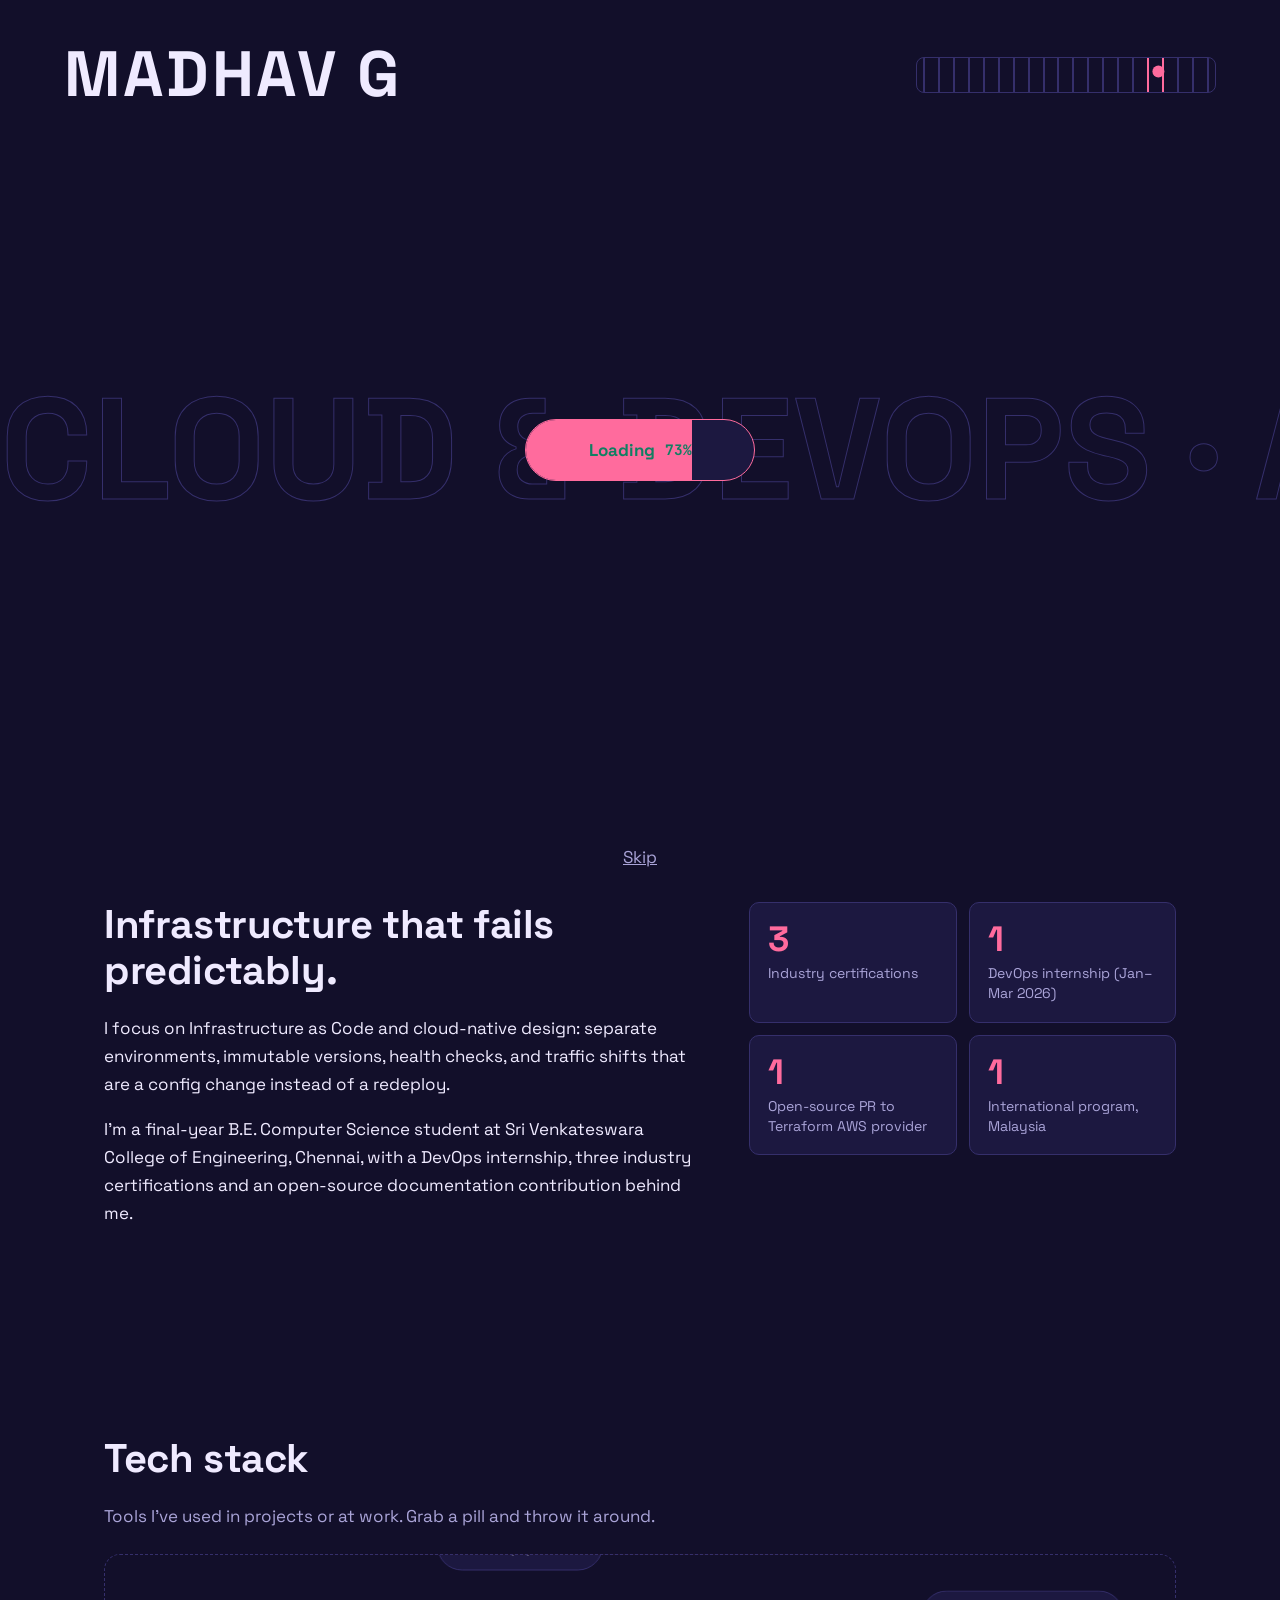
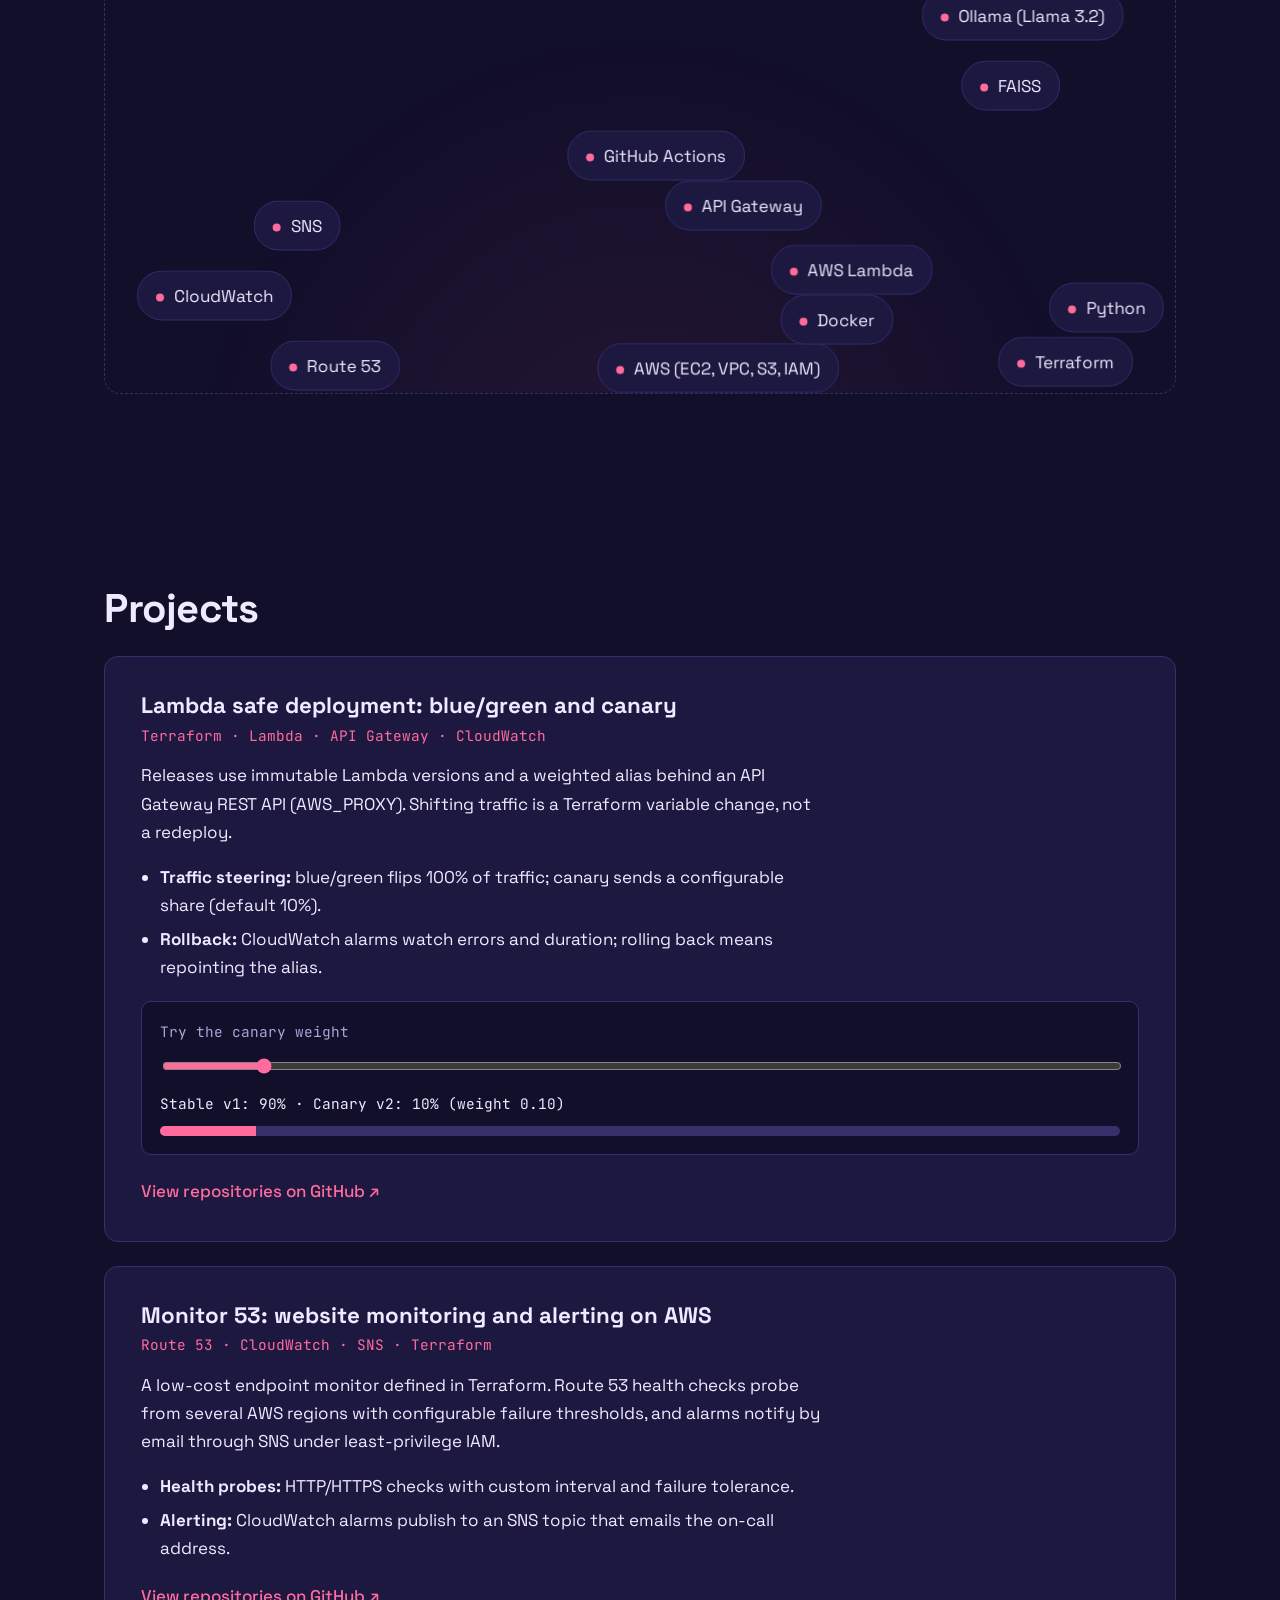
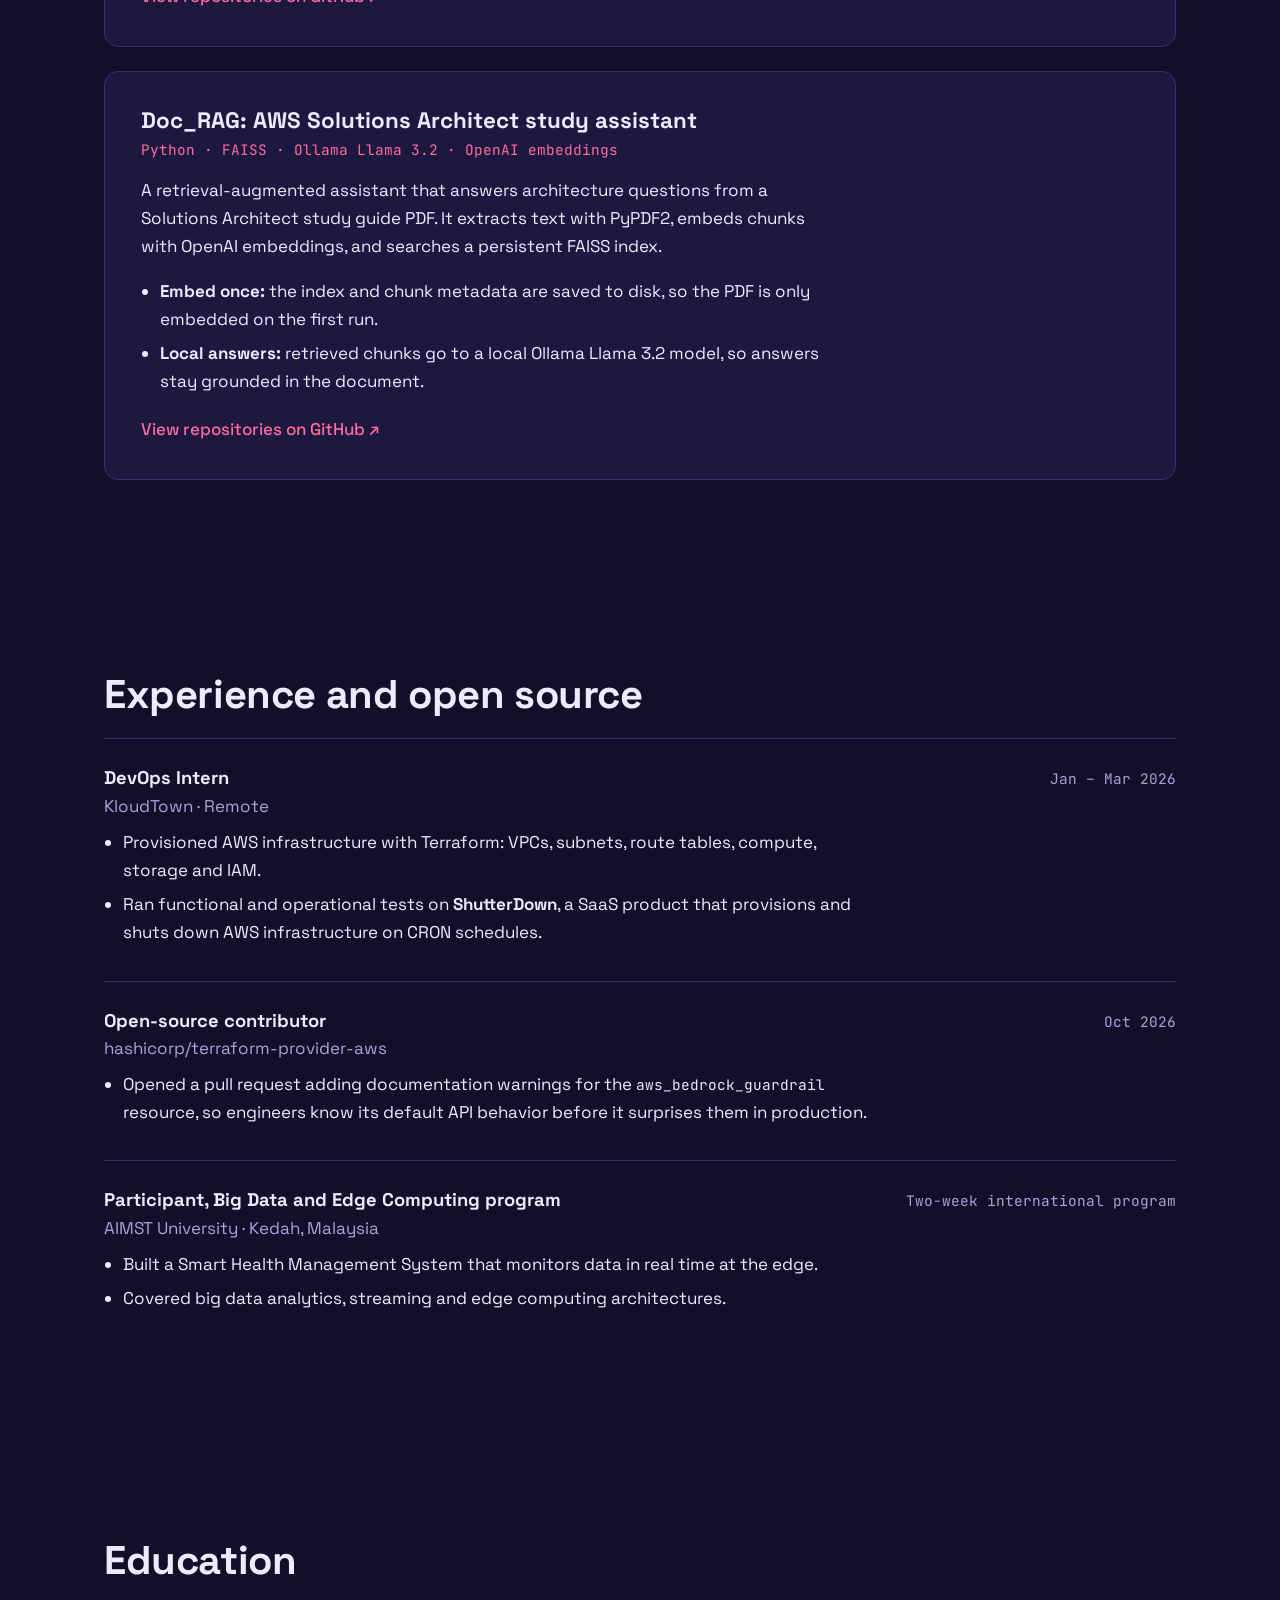
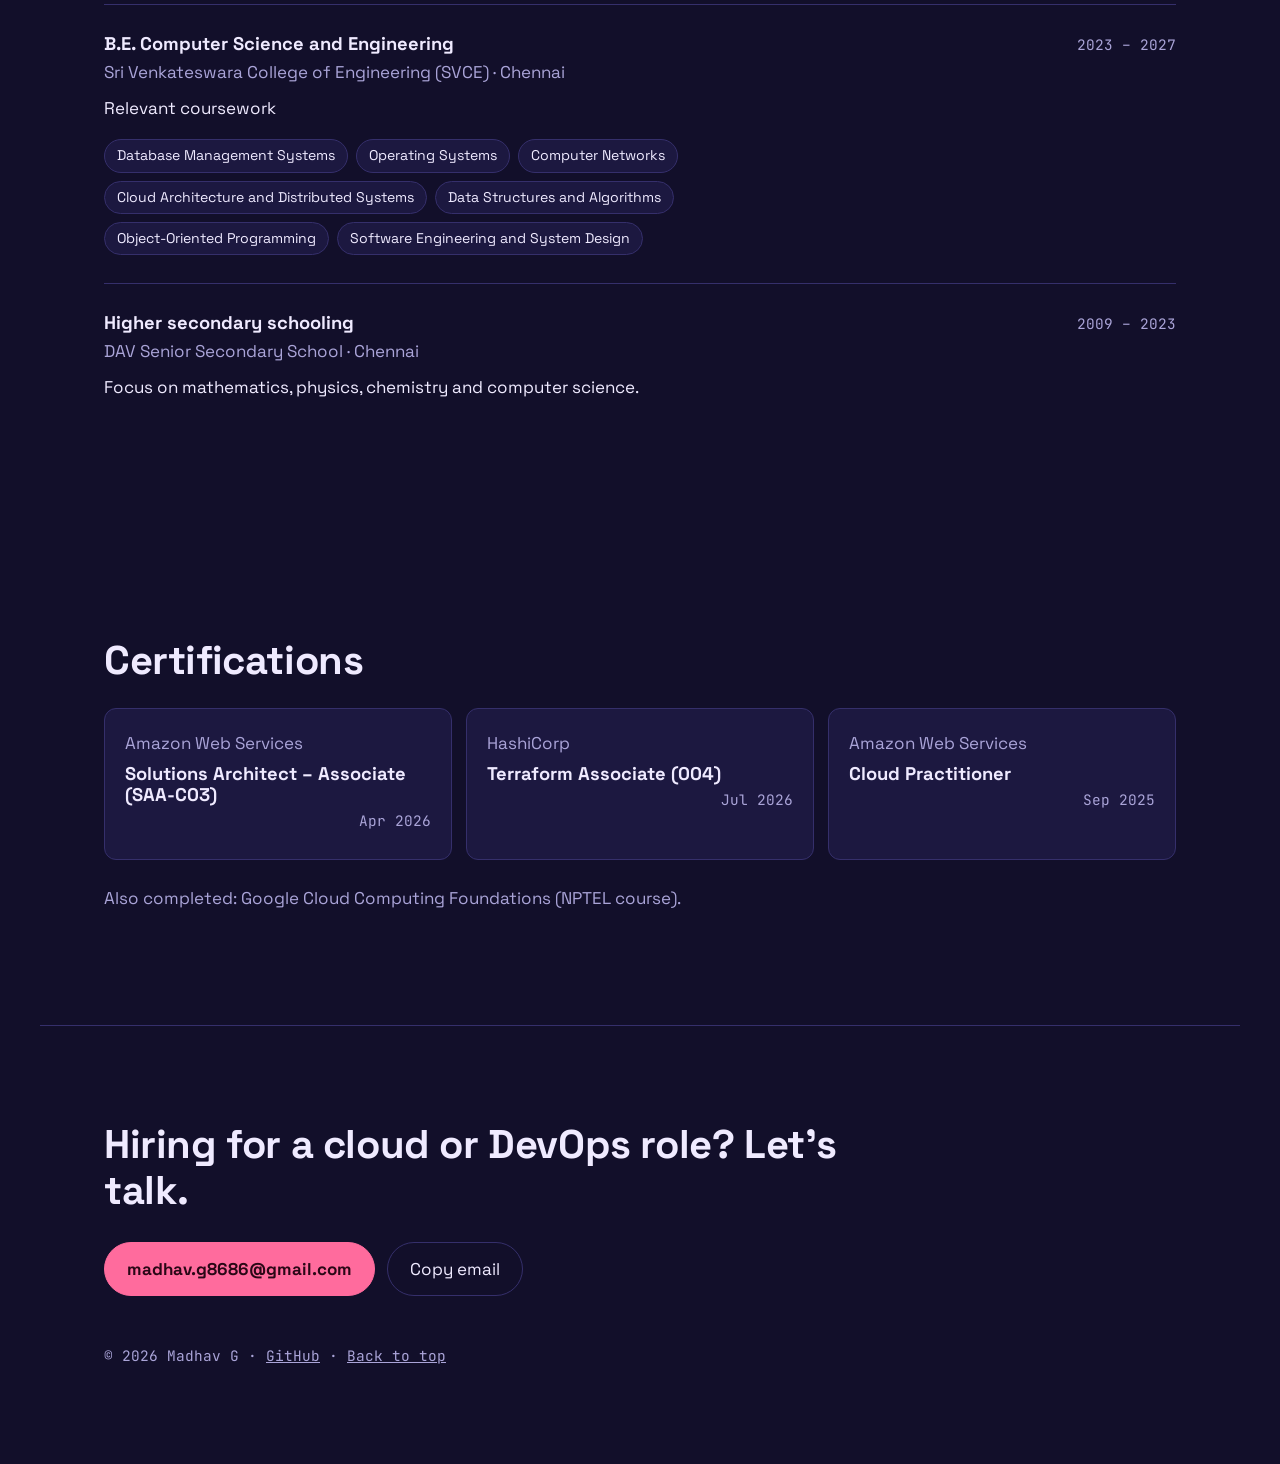
<file: index.html>
<!DOCTYPE html>
<html lang="en">
<head>
<meta charset="UTF-8">
<meta name="viewport" content="width=device-width, initial-scale=1">
<title>Madhav G — Cloud &amp; DevOps Engineer (Fresher) | AWS · Terraform · Python</title>
<meta name="description" content="Portfolio of Madhav G, final-year CSE student and DevOps intern graduate focused on AWS, Terraform, serverless systems and RAG pipelines.">
<meta name="author" content="Madhav G">
<meta property="og:type" content="website">
<meta property="og:title" content="Madhav G — Cloud &amp; DevOps Engineer">
<meta property="og:description" content="AWS, Terraform and serverless projects by a final-year CSE student.">
<meta property="og:url" content="https://madhavg8686.github.io/Portfolio">
<link rel="preconnect" href="https://fonts.googleapis.com">
<link rel="preconnect" href="https://fonts.gstatic.com" crossorigin>
<link rel="stylesheet" href="https://fonts.googleapis.com/css2?family=Space+Grotesk:wght@400;500;700&family=JetBrains+Mono:wght@400;600&display=swap">
<link rel="stylesheet" href="style.css">
<script>
  document.documentElement.classList.add('js');
  try { if (!matchMedia('(prefers-reduced-motion: reduce)').matches) document.documentElement.classList.add('is-loading'); } catch (e) {}
</script>
</head>
<body>
<a class="skip" href="#about">Skip to content</a>

<div class="loader" id="loader" aria-hidden="true">
  <div class="loader-head">
    <span class="loader-name">MADHAV G</span>
    <div class="game" id="game"><div class="game-lines" id="game-lines"></div><i class="game-ball"></i></div>
  </div>
  <div class="loader-marquee"><span>CLOUD &amp; DEVOPS · AWS &amp; TERRAFORM · SERVERLESS · PYTHON · CLOUD &amp; DEVOPS · AWS &amp; TERRAFORM · SERVERLESS · PYTHON · </span></div>
  <div class="loader-pill" id="loader-pill"><span class="loader-fill" id="loader-fill"></span><span class="loader-label"><span>Loading</span> <b class="mono" id="loader-pct">0%</b></span></div>
  <button type="button" class="loader-skip" id="loader-skip">Skip</button>
</div>

<div class="cursor" id="cursor" aria-hidden="true"></div>
<div class="follower" id="follower" aria-hidden="true"></div>

<div class="droid" id="droid" aria-hidden="true">
  <div class="droid-bubble" id="droid-bubble">Cloud Sentinel online · 99.99% OK</div>
  <div class="droid-body" id="droid-body">
    <div class="droid-halo"></div>
    <div class="droid-antenna"><i></i></div>
    <div class="droid-head"><b class="ear l"></b><b class="ear r"></b>
      <div class="visor"><div class="droid-eye"><i></i></div><div class="droid-eye"><i></i></div></div>
    </div>
    <div class="droid-torso"><span>AWS</span></div>
    <div class="droid-flame" id="droid-flame"></div>
  </div>
</div>

<header class="site-header">
  <a href="#top" class="logo">Madhav G</a>
  <nav aria-label="Primary">
    <ul>
      <li><a href="#about">About</a></li>
      <li><a href="#stack">Stack</a></li>
      <li><a href="#work">Projects</a></li>
      <li><a href="#experience">Experience</a></li>
      <li><a href="#education">Education</a></li>
      <li><a href="#certifications">Certifications</a></li>
      <li><a href="#contact" class="pill">Contact</a></li>
    </ul>
  </nav>
</header>

<main id="top">
  <section class="hero" id="hero">
    <p class="status"><span class="dot"></span>Open to cloud and DevOps roles · <span class="mono" id="clock">Chennai, IST</span></p>
    <h1>I build AWS infrastructure that stays up, and can be rolled back in seconds.</h1>
    <p class="lead">I'm <strong>Madhav G</strong>, a final-year Computer Science student at SVCE Chennai. I write Terraform for AWS, ship serverless releases with canary and blue/green traffic shifting, and I'm interested in SRE and MLOps.</p>
    <div class="actions">
      <a href="#work" class="btn primary">See my projects</a>
      <a href="https://github.com/madhavg8686" target="_blank" rel="noopener noreferrer" class="btn">GitHub profile<span class="sr"> (opens in new tab)</span></a>
    </div>
  </section>

  <div class="strip" aria-hidden="true"><div class="strip-track">
    <span>AWS</span><span>Terraform</span><span>Docker</span><span>Python</span><span>Serverless</span><span>CI/CD</span><span>Route 53</span><span>RAG</span><span>Blue/green &amp; canary</span>
    <span>AWS</span><span>Terraform</span><span>Docker</span><span>Python</span><span>Serverless</span><span>CI/CD</span><span>Route 53</span><span>RAG</span><span>Blue/green &amp; canary</span>
  </div></div>

  <section class="section about" id="about">
    <div>
      <h2>Infrastructure that fails predictably.</h2>
      <p>I focus on Infrastructure as Code and cloud-native design: separate environments, immutable versions, health checks, and traffic shifts that are a config change instead of a redeploy.</p>
      <p>I'm a final-year B.E. Computer Science student at Sri Venkateswara College of Engineering, Chennai, with a DevOps internship, three industry certifications and an open-source documentation contribution behind me.</p>
    </div>
    <dl class="facts">
      <div><dt>3</dt><dd>Industry certifications</dd></div>
      <div><dt>1</dt><dd>DevOps internship (Jan–Mar 2026)</dd></div>
      <div><dt>1</dt><dd>Open-source PR to Terraform AWS provider</dd></div>
      <div><dt>1</dt><dd>International program, Malaysia</dd></div>
    </dl>
  </section>

  <section class="section" id="stack">
    <h2>Tech stack</h2>
    <p class="sub">Tools I've used in projects or at work. Grab a pill and throw it around.</p>
    <div class="arena" id="arena">
      <span class="tp">AWS (EC2, VPC, S3, IAM)</span><span class="tp">Terraform</span><span class="tp">Python</span><span class="tp">Docker</span><span class="tp">AWS Lambda</span><span class="tp">API Gateway</span><span class="tp">Route 53</span><span class="tp">CloudWatch</span><span class="tp">SNS</span><span class="tp">GitHub Actions</span><span class="tp">FAISS</span><span class="tp">Ollama (Llama 3.2)</span><span class="tp">RAG pipelines</span><span class="tp">SQL</span>
    </div>
  </section>

  <section class="section" id="work">
    <h2>Projects</h2>
    <!-- Replace each repo link below with the specific repository URL. -->
    <article class="card">
      <h3>Lambda safe deployment: blue/green and canary</h3>
      <p class="tags mono">Terraform · Lambda · API Gateway · CloudWatch</p>
      <p>Releases use immutable Lambda versions and a weighted alias behind an API Gateway REST API (AWS_PROXY). Shifting traffic is a Terraform variable change, not a redeploy.</p>
      <ul>
        <li><strong>Traffic steering:</strong> blue/green flips 100% of traffic; canary sends a configurable share (default 10%).</li>
        <li><strong>Rollback:</strong> CloudWatch alarms watch errors and duration; rolling back means repointing the alias.</li>
      </ul>
      <div class="lab">
        <label for="canary" class="mono">Try the canary weight</label>
        <input type="range" id="canary" min="0" max="100" step="5" value="10" aria-describedby="canary-out">
        <p id="canary-out" class="mono" aria-live="polite"></p>
        <div class="split" aria-hidden="true"><i id="split-v2"></i></div>
      </div>
      <a class="link" href="https://github.com/madhavg8686?tab=repositories" target="_blank" rel="noopener noreferrer">View repositories on GitHub<span class="sr"> (opens in new tab)</span> ↗</a>
    </article>

    <article class="card">
      <h3>Monitor 53: website monitoring and alerting on AWS</h3>
      <p class="tags mono">Route 53 · CloudWatch · SNS · Terraform</p>
      <p>A low-cost endpoint monitor defined in Terraform. Route 53 health checks probe from several AWS regions with configurable failure thresholds, and alarms notify by email through SNS under least-privilege IAM.</p>
      <ul>
        <li><strong>Health probes:</strong> HTTP/HTTPS checks with custom interval and failure tolerance.</li>
        <li><strong>Alerting:</strong> CloudWatch alarms publish to an SNS topic that emails the on-call address.</li>
      </ul>
      <a class="link" href="https://github.com/madhavg8686?tab=repositories" target="_blank" rel="noopener noreferrer">View repositories on GitHub<span class="sr"> (opens in new tab)</span> ↗</a>
    </article>

    <article class="card">
      <h3>Doc_RAG: AWS Solutions Architect study assistant</h3>
      <p class="tags mono">Python · FAISS · Ollama Llama 3.2 · OpenAI embeddings</p>
      <p>A retrieval-augmented assistant that answers architecture questions from a Solutions Architect study guide PDF. It extracts text with PyPDF2, embeds chunks with OpenAI embeddings, and searches a persistent FAISS index.</p>
      <ul>
        <li><strong>Embed once:</strong> the index and chunk metadata are saved to disk, so the PDF is only embedded on the first run.</li>
        <li><strong>Local answers:</strong> retrieved chunks go to a local Ollama Llama 3.2 model, so answers stay grounded in the document.</li>
      </ul>
      <a class="link" href="https://github.com/madhavg8686?tab=repositories" target="_blank" rel="noopener noreferrer">View repositories on GitHub<span class="sr"> (opens in new tab)</span> ↗</a>
    </article>
  </section>

  <section class="section" id="experience">
    <h2>Experience and open source</h2>
    <div class="row">
      <div><h3>DevOps Intern</h3><p class="org">KloudTown · Remote</p></div>
      <p class="date mono">Jan – Mar 2026</p>
      <ul>
        <li>Provisioned AWS infrastructure with Terraform: VPCs, subnets, route tables, compute, storage and IAM.</li>
        <li>Ran functional and operational tests on <strong>ShutterDown</strong>, a SaaS product that provisions and shuts down AWS infrastructure on CRON schedules.</li>
      </ul>
    </div>
    <div class="row">
      <div><h3>Open-source contributor</h3><p class="org">hashicorp/terraform-provider-aws</p></div>
      <p class="date mono">Oct 2026</p>
      <ul>
        <li>Opened a pull request adding documentation warnings for the <code>aws_bedrock_guardrail</code> resource, so engineers know its default API behavior before it surprises them in production.</li>
      </ul>
    </div>
    <div class="row">
      <div><h3>Participant, Big Data and Edge Computing program</h3><p class="org">AIMST University · Kedah, Malaysia</p></div>
      <p class="date mono">Two-week international program</p>
      <ul>
        <li>Built a Smart Health Management System that monitors data in real time at the edge.</li>
        <li>Covered big data analytics, streaming and edge computing architectures.</li>
      </ul>
    </div>
  </section>

  <section class="section" id="education">
    <h2>Education</h2>
    <div class="row">
      <div><h3>B.E. Computer Science and Engineering</h3><p class="org">Sri Venkateswara College of Engineering (SVCE) · Chennai</p></div>
      <p class="date mono">2023 – 2027</p>
      <div>
        <p>Relevant coursework</p>
        <ul class="chips">
          <li>Database Management Systems</li><li>Operating Systems</li><li>Computer Networks</li><li>Cloud Architecture and Distributed Systems</li><li>Data Structures and Algorithms</li><li>Object-Oriented Programming</li><li>Software Engineering and System Design</li>
        </ul>
      </div>
    </div>
    <div class="row">
      <div><h3>Higher secondary schooling</h3><p class="org">DAV Senior Secondary School · Chennai</p></div>
      <p class="date mono">2009 – 2023</p>
      <p>Focus on mathematics, physics, chemistry and computer science.</p>
    </div>
  </section>

  <section class="section" id="certifications">
    <h2>Certifications</h2>
    <ul class="certs">
      <li><p class="org">Amazon Web Services</p><h3>Solutions Architect – Associate (SAA-C03)</h3><p class="date mono">Apr 2026</p></li>
      <li><p class="org">HashiCorp</p><h3>Terraform Associate (004)</h3><p class="date mono">Jul 2026</p></li>
      <li><p class="org">Amazon Web Services</p><h3>Cloud Practitioner</h3><p class="date mono">Sep 2025</p></li>
    </ul>
    <p class="sub">Also completed: Google Cloud Computing Foundations (NPTEL course).</p>
  </section>
</main>

<footer class="section footer" id="contact">
  <h2>Hiring for a cloud or DevOps role? Let's talk.</h2>
  <div class="actions">
    <a href="mailto:madhav.g8686@gmail.com" class="btn primary">madhav.g8686@gmail.com</a>
    <button type="button" class="btn" id="copy">Copy email</button>
  </div>
  <p class="foot mono">© 2026 Madhav G · <a href="https://github.com/madhavg8686" target="_blank" rel="noopener noreferrer">GitHub</a> · <a href="#top">Back to top</a></p>
</footer>

<div class="toast" id="toast" role="status" aria-live="polite"></div>
<script src="script.js"></script>
</body>
</html>
</file>
<file: style.css>
:root{--bg:#120f2a;--panel:#1c1840;--line:#352f6b;--text:#efeaff;--mute:#aaa4d8;--accent:#ff6b9d;--ink:#2a0716}
*{box-sizing:border-box}
html{scroll-behavior:smooth;scroll-padding-top:80px}
body{margin:0;background:var(--bg);color:var(--text);font:400 17px/1.65 "Space Grotesk",system-ui,sans-serif}
.mono,code{font-family:"JetBrains Mono",ui-monospace,monospace;font-size:.85em}
a{color:inherit}
:focus-visible{outline:2px solid var(--accent);outline-offset:3px}
.skip{position:absolute;left:-999px;top:8px;background:var(--accent);color:var(--ink);padding:8px 14px;z-index:100}
.skip:focus{left:8px}
.sr{position:absolute;width:1px;height:1px;overflow:hidden;clip:rect(0 0 0 0)}
h1,h2,h3{line-height:1.15;margin:0 0 .5em}
h1{font-size:clamp(2.2rem,5.5vw,4.4rem);font-weight:700;letter-spacing:-.02em;max-width:18em}
h2{font-size:clamp(1.7rem,3.4vw,2.5rem);letter-spacing:-.01em}
h3{font-size:1.15rem;margin-bottom:.2em}
p{margin:0 0 1em;max-width:62ch}

/* header */
.site-header{position:sticky;top:0;z-index:20;display:flex;justify-content:space-between;align-items:center;gap:16px;padding:14px clamp(20px,5vw,64px);background:rgba(18,15,42,.88);backdrop-filter:blur(8px);border-bottom:1px solid var(--line)}
.logo{font-weight:700;text-decoration:none}
.site-header ul{display:flex;flex-wrap:wrap;gap:4px 22px;list-style:none;margin:0;padding:0;font-size:.92rem}
.site-header a{text-decoration:none;color:var(--mute)}
.site-header a:hover{color:var(--text)}
.site-header .pill{color:var(--ink);background:var(--accent);padding:6px 14px;border-radius:99px}
.site-header .pill:hover{color:var(--ink)}

/* hero */
.hero{padding:clamp(56px,10vw,120px) clamp(20px,5vw,64px) 64px}
.status{display:flex;flex-wrap:wrap;gap:8px;align-items:center;color:var(--mute);font-size:.9rem;margin-bottom:28px}
.dot{width:9px;height:9px;border-radius:50%;background:#58d68d;box-shadow:0 0 0 4px rgba(88,214,141,.18)}
.lead{font-size:1.15rem;color:#d8d3f5;margin:28px 0 32px;max-width:58ch}
.actions{display:flex;flex-wrap:wrap;gap:12px}
.btn{font:inherit;cursor:pointer;text-decoration:none;color:var(--text);background:transparent;border:1px solid var(--line);padding:12px 22px;border-radius:99px;transition:border-color .2s,background .2s}
.btn:hover{border-color:var(--accent)}
.btn.primary{background:var(--accent);color:var(--ink);border-color:var(--accent);font-weight:700}

/* strip */
.strip{overflow:hidden;border-block:1px solid var(--line);padding:14px 0}
.strip-track{display:flex;gap:48px;width:max-content;animation:slide 40s linear infinite;color:var(--mute);font-weight:500;white-space:nowrap}
@keyframes slide{to{transform:translateX(-50%)}}

/* sections */
.section{padding:clamp(56px,8vw,96px) clamp(20px,5vw,64px);max-width:1200px;margin:0 auto}
.sub{color:var(--mute)}
.about{display:grid;grid-template-columns:1.4fr 1fr;gap:48px}
.facts{display:grid;grid-template-columns:1fr 1fr;gap:12px;margin:0;align-content:start}
.facts div{background:var(--panel);border:1px solid var(--line);border-radius:10px;padding:18px}
.facts dt{font-size:2.2rem;font-weight:700;color:var(--accent);line-height:1}
.facts dd{margin:8px 0 0;color:var(--mute);font-size:.88rem;line-height:1.4}

/* pills */
.pills{display:flex;flex-wrap:wrap;gap:10px;list-style:none;padding:0;margin:24px 0 0}
.pills button{font:inherit;color:var(--text);background:var(--panel);border:1px solid var(--line);padding:9px 16px;border-radius:99px;cursor:pointer;transition:transform .2s,background .2s,color .2s}
.pills button:hover{transform:translateY(-2px);border-color:var(--accent)}
.pills button[aria-pressed="true"]{background:var(--accent);color:var(--ink);border-color:var(--accent)}

/* projects */
.card{background:var(--panel);border:1px solid var(--line);border-radius:14px;padding:clamp(22px,3vw,36px);margin-top:24px}
.card h3{font-size:1.4rem}
.tags{color:var(--accent);margin-bottom:14px}
.card ul{padding-left:1.1em;margin:0 0 20px;max-width:62ch}
.card li{margin-bottom:6px}
.link{color:var(--accent);text-decoration:none;font-weight:500}
.link:hover{text-decoration:underline}
.lab{background:var(--bg);border:1px solid var(--line);border-radius:10px;padding:18px;margin:0 0 22px}
.lab label{display:block;margin-bottom:10px;color:var(--mute)}
.lab p{margin:10px 0}
input[type=range]{width:100%;accent-color:var(--accent)}
.split{height:10px;border-radius:99px;background:var(--line);overflow:hidden}
.split i{display:block;height:100%;width:10%;background:var(--accent);transition:width .2s}

/* rows */
.row{display:grid;grid-template-columns:1.2fr .8fr;gap:8px 32px;padding:28px 0;border-top:1px solid var(--line)}
.row>ul,.row>p:last-child,.row>div:last-child{grid-column:1/-1}
.row ul{margin:0;padding-left:1.1em;max-width:70ch}
.row li{margin-bottom:6px}
.org{color:var(--mute);margin:0}
.date{color:var(--mute);text-align:right;margin:0}
.chips{display:flex;flex-wrap:wrap;gap:8px;list-style:none;padding:0!important}
.chips li{background:var(--panel);border:1px solid var(--line);border-radius:99px;padding:4px 12px;font-size:.88rem;margin:0}
.certs{display:grid;grid-template-columns:repeat(auto-fit,minmax(240px,1fr));gap:14px;list-style:none;padding:0;margin:24px 0}
.certs li{background:var(--panel);border:1px solid var(--line);border-radius:12px;padding:20px}
.certs p{margin:0 0 6px}

/* footer */
.footer{border-top:1px solid var(--line)}
.footer h2{max-width:20em;margin-bottom:28px}
.foot{margin:48px 0 0;color:var(--mute)}

/* droid + cursor */
.droid{position:fixed;left:0;top:0;z-index:5;pointer-events:none;width:56px;will-change:transform}
.droid-head{width:56px;height:42px;background:var(--panel);border:2px solid var(--accent);border-radius:16px;display:flex;justify-content:center;align-items:center;gap:8px}
.droid-eye{width:14px;height:14px;border-radius:50%;background:var(--bg);position:relative}
.droid-eye i{position:absolute;width:6px;height:6px;border-radius:50%;background:var(--accent);left:4px;top:4px}
.droid-bubble{position:absolute;bottom:52px;left:50%;transform:translateX(-50%);white-space:nowrap;background:var(--accent);color:var(--ink);font-size:.78rem;padding:4px 10px;border-radius:8px;opacity:0;transition:opacity .3s}
.droid.talk .droid-bubble{opacity:1}
@media (pointer:coarse),(max-width:800px),(prefers-reduced-motion:reduce){.droid{display:none}}

/* toast */
.toast{position:fixed;bottom:24px;left:50%;transform:translate(-50%,20px);background:var(--accent);color:var(--ink);padding:10px 18px;border-radius:99px;opacity:0;pointer-events:none;transition:.3s;z-index:60}
.toast.show{opacity:1;transform:translate(-50%,0)}

/* loader: first visit only, skippable, off for reduced motion and no-JS */
.loader{display:none}
.is-loading .loader{position:fixed;inset:0;z-index:50;background:var(--bg);display:flex;flex-direction:column;align-items:center;justify-content:center;gap:18px;transition:opacity .4s}
.loader.done{opacity:0;pointer-events:none}
.loader-name{font-size:clamp(2rem,6vw,4rem);font-weight:700}
.loader-bar{width:min(320px,70vw);height:4px;background:var(--line);border-radius:99px;overflow:hidden}
.loader-bar i{display:block;height:100%;width:0;background:var(--accent)}
.loader-skip{font:inherit;background:none;border:0;color:var(--mute);cursor:pointer;text-decoration:underline}

@media (max-width:800px){
  .about,.row{grid-template-columns:1fr}
  .date{text-align:left}
  .site-header{position:static}
}
@media (prefers-reduced-motion:reduce){
  html{scroll-behavior:auto}
  .strip-track{animation:none;flex-wrap:wrap;width:auto;padding:0 20px}
  *{transition:none!important}
}

/* ===== restored animations ===== */
/* cursor follower */
.cursor,.follower{display:none}
@media (pointer:fine) and (prefers-reduced-motion:no-preference){
  .cursor,.follower{display:block;position:fixed;left:0;top:0;pointer-events:none;z-index:70;border-radius:50%}
  .cursor{width:8px;height:8px;margin:-4px 0 0 -4px;background:var(--accent)}
  .follower{width:38px;height:38px;margin:-19px 0 0 -19px;border:1.5px solid var(--accent);transition:width .25s,height .25s,margin .25s,background .25s}
  .follower.hover{width:64px;height:64px;margin:-32px 0 0 -32px;background:rgba(255,107,157,.14)}
}

/* hero entrance (one orchestrated moment) */
.hero>*{animation:rise .8s cubic-bezier(.2,.7,.2,1) both}
.hero>*:nth-child(2){animation-delay:.12s}.hero>*:nth-child(3){animation-delay:.24s}.hero>*:nth-child(4){animation-delay:.36s}
@keyframes rise{from{opacity:0;transform:translateY(28px)}}

/* scroll reveals */
.js .reveal{opacity:0;transform:translateY(34px);transition:opacity .8s,transform .8s cubic-bezier(.2,.7,.2,1)}
.js .reveal.in{opacity:1;transform:none}
.card{transition:transform .3s,border-color .3s}
.card:hover{transform:translateY(-4px);border-color:var(--accent)}
.facts div,.certs li{transition:transform .3s,border-color .3s}
.facts div:hover,.certs li:hover{transform:translateY(-3px);border-color:var(--accent)}

/* physics arena */
.arena{position:relative;height:440px;margin-top:24px;border:1px dashed var(--line);border-radius:16px;overflow:hidden;background:radial-gradient(circle at 50% 120%,rgba(255,107,157,.08),transparent 60%)}
.tp{position:absolute;left:0;top:0;padding:10px 18px;border-radius:99px;background:var(--panel);border:1px solid var(--line);white-space:nowrap;cursor:grab;user-select:none;touch-action:none;will-change:transform}
.tp::before{content:"";display:inline-block;width:8px;height:8px;border-radius:50%;background:var(--accent);margin-right:10px}
.tp.drag{cursor:grabbing;border-color:var(--accent);z-index:3}
.arena.static{height:auto;display:flex;flex-wrap:wrap;gap:10px;padding:20px}
.arena.static .tp{position:static;cursor:default}

/* loader v2 */
.is-loading .loader{display:block;position:fixed;inset:0;z-index:100;background:var(--bg);overflow:hidden;transition:opacity .5s .1s}
.loader.done{opacity:0;pointer-events:none}
.loader-head{position:absolute;top:0;left:0;right:0;display:flex;justify-content:space-between;align-items:center;padding:22px clamp(20px,5vw,64px);gap:20px}
.loader-name{font-weight:700;letter-spacing:.04em}
.game{position:relative;width:min(300px,50vw);height:36px;border:1px solid var(--line);border-radius:8px;overflow:hidden}
.game-lines{position:absolute;inset:0;display:flex;justify-content:space-between;padding:0 6px}
.game-lines i{width:2px;background:var(--line);transition:background .2s}
.game-lines i.hit{background:var(--accent)}
.game-ball{position:absolute;left:0;top:0;width:12px;height:12px;border-radius:50%;background:var(--accent)}
.loader-marquee{position:absolute;top:50%;left:0;white-space:nowrap;font-size:clamp(3rem,12vw,9rem);font-weight:700;color:transparent;-webkit-text-stroke:1px var(--line);transform:translateY(-50%);animation:slide 30s linear infinite;width:max-content}
.loader-marquee span{padding-right:1ch}
.loader-pill{position:absolute;left:50%;top:50%;width:230px;height:62px;margin:-31px 0 0 -115px;border-radius:99px;background:var(--panel);border:1px solid var(--accent);overflow:hidden;transition:width .8s cubic-bezier(.7,0,.2,1),height .8s cubic-bezier(.7,0,.2,1),margin .8s cubic-bezier(.7,0,.2,1),border-radius .8s,background .4s}
.loader-fill{position:absolute;inset:0;width:0;background:var(--accent)}
.loader-label{position:relative;display:flex;gap:10px;height:100%;align-items:center;justify-content:center;color:var(--text);mix-blend-mode:difference;font-weight:700}
.loader-pill.expand{width:100vw;height:100vh;margin:-50vh 0 0 -50vw;border-radius:0;background:var(--accent)}
.loader-pill.expand .loader-label{opacity:0}
.loader-skip{position:absolute;bottom:28px;left:50%;transform:translateX(-50%);font:inherit;background:none;border:0;color:var(--mute);cursor:pointer;text-decoration:underline}

/* sentinel bot */
.droid{width:90px;z-index:60}
.droid-body{position:relative;width:90px;display:flex;flex-direction:column;align-items:center;animation:bob 3s ease-in-out infinite}
@keyframes bob{50%{transform:translateY(-8px)}}
.droid-halo{position:absolute;top:-10px;width:70px;height:20px;border:2px solid rgba(255,107,157,.5);border-radius:50%;animation:halo 3s linear infinite}
@keyframes halo{to{transform:rotate(360deg) scaleY(.6)}}
.droid-antenna{width:3px;height:14px;background:var(--accent);position:relative}
.droid-antenna i{position:absolute;top:-6px;left:-4px;width:11px;height:11px;border-radius:50%;background:var(--accent);animation:pulse 1.6s infinite}
@keyframes pulse{50%{box-shadow:0 0 14px 4px var(--accent)}}
.droid-head{position:relative;width:68px;height:50px;background:linear-gradient(#2a2560,#1c1840);border:2px solid var(--accent);border-radius:20px;display:flex;align-items:center;justify-content:center}
.droid-head .ear{position:absolute;top:16px;width:6px;height:18px;background:var(--accent);border-radius:3px}
.droid-head .l{left:-8px}.droid-head .r{right:-8px}
.visor{width:50px;height:28px;background:#0a0820;border-radius:12px;display:flex;align-items:center;justify-content:center;gap:8px}
.droid-eye{width:14px;height:14px;border-radius:50%;background:#e9f6ff;position:relative;animation:blink 5s infinite}
@keyframes blink{0%,94%,100%{transform:scaleY(1)}97%{transform:scaleY(.1)}}
.droid-eye i{position:absolute;width:6px;height:6px;border-radius:50%;background:#0a0820;left:4px;top:4px}
.droid-torso{width:44px;height:30px;margin-top:4px;background:#1c1840;border:2px solid var(--line);border-radius:10px;display:flex;align-items:center;justify-content:center;font:700 .7rem "JetBrains Mono",monospace;color:var(--accent)}
.droid-flame{width:12px;height:16px;margin-top:3px;background:linear-gradient(var(--accent),transparent);border-radius:50% 50% 50% 50%/30% 30% 70% 70%;animation:flame .15s infinite alternate}
.droid-flame.boost{height:30px}
@keyframes flame{to{transform:scaleY(1.3) scaleX(.85);opacity:.75}}
.droid-bubble{bottom:auto;top:-40px;left:50%;opacity:0}
.droid.talk .droid-bubble{opacity:1}
.droid{pointer-events:auto;cursor:pointer}
@media (pointer:coarse),(max-width:800px),(prefers-reduced-motion:reduce){.droid{display:none}}
@media (prefers-reduced-motion:reduce){.hero>*{animation:none}.js .reveal{opacity:1;transform:none}.loader{display:none!important}}
</file>
